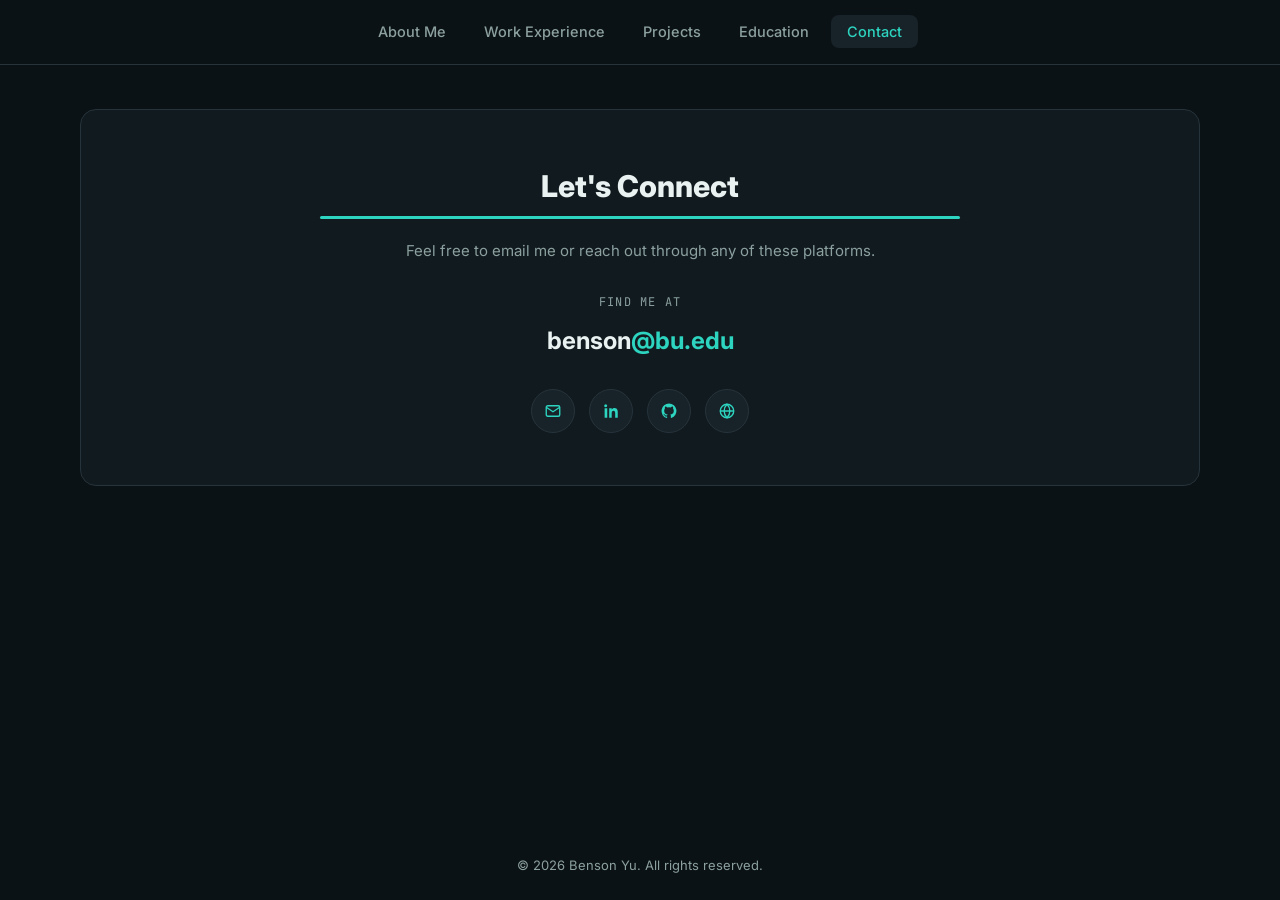
<file: contact/index.html>
<!DOCTYPE html>
<html lang="en">

<head>
  <meta charset="UTF-8">
  <meta name="viewport" content="width=device-width, initial-scale=1.0">
  <title>Contact | Benson Yu</title>
  <link rel="preconnect" href="https://fonts.googleapis.com">
  <link
    href="https://fonts.googleapis.com/css2?family=Inter:wght@400;500;600;700;800&family=JetBrains+Mono:wght@500;600&display=swap"
    rel="stylesheet">
  <link rel="stylesheet" href="/style.css">
</head>

<body>

  <nav>
    <div class="wrap">
      <ul class="navlinks">
        <li><a href="/">About Me</a></li>
        <li><a href="/work-experience/">Work Experience</a></li>
        <li><a href="/projects/">Projects</a></li>
        <li><a href="/education/">Education</a></li>
        <li><a href="/contact/" class="active">Contact</a></li>
      </ul>
    </div>
  </nav>

  <main>
    <div class="page-card">
      <div class="connect-card">
        <div class="connect-title">Let's Connect</div>
        <div class="connect-underline"></div>
        <p class="connect-sub">Feel free to email me or reach out through any of these platforms.</p>

        <div class="connect-label">Find me at</div>
        <div class="connect-email">benson<span class="domain">@bu.edu</span></div>

        <div class="connect-icons">
          <a href="mailto:benson@bu.edu" title="Email" aria-label="Email">
            <svg viewBox="0 0 24 24" fill="none" stroke="currentColor" stroke-width="1.8">
              <rect x="3" y="5" width="18" height="14" rx="2" />
              <path d="M3 7l9 6 9-6" />
            </svg>
          </a>
          <a href="https://www.linkedin.com/in/benson-yu-2b42b3224/" title="LinkedIn" aria-label="LinkedIn"
            target="_blank">
            <svg viewBox="0 0 24 24" fill="currentColor">
              <path
                d="M6.94 5a2 2 0 11-4-.002 2 2 0 014 .002zM7 8.48H3.5V21H7V8.48zm5.94 0H9.6V21h3.34v-6.4c0-3.58 4.64-3.87 4.64 0V21H21v-7.93c0-6.17-6.7-5.94-8.06-2.91V8.48z" />
            </svg>
          </a>
          <a href="https://github.com/bensonzyu" title="GitHub" aria-label="GitHub" target="_blank">
            <svg viewBox="0 0 24 24" fill="currentColor">
              <path
                d="M12 2a10 10 0 00-3.16 19.49c.5.09.68-.22.68-.48v-1.7c-2.78.6-3.37-1.34-3.37-1.34-.46-1.15-1.11-1.46-1.11-1.46-.9-.62.07-.6.07-.6 1 .07 1.53 1.03 1.53 1.03.9 1.52 2.34 1.08 2.91.83.09-.65.35-1.08.63-1.33-2.22-.25-4.56-1.11-4.56-4.94 0-1.09.39-1.98 1.03-2.68-.1-.25-.45-1.27.1-2.65 0 0 .84-.27 2.75 1.02a9.6 9.6 0 015 0c1.9-1.29 2.74-1.02 2.74-1.02.56 1.38.21 2.4.1 2.65.64.7 1.03 1.59 1.03 2.68 0 3.84-2.34 4.68-4.57 4.93.36.31.68.92.68 1.85V21c0 .27.18.58.69.48A10 10 0 0012 2z" />
            </svg>
          </a>
          <a href="/" title="Portfolio" aria-label="Portfolio home">
            <svg viewBox="0 0 24 24" fill="none" stroke="currentColor" stroke-width="1.8">
              <circle cx="12" cy="12" r="9" />
              <path d="M3 12h18M12 3c2.5 2.5 3.8 5.7 3.8 9s-1.3 6.5-3.8 9c-2.5-2.5-3.8-5.7-3.8-9s1.3-6.5 3.8-9z" />
            </svg>
          </a>
        </div>
      </div>
    </div>
  </main>

  <footer>© 2026 Benson Yu. All rights reserved.</footer>
</body>

</html>
</file>
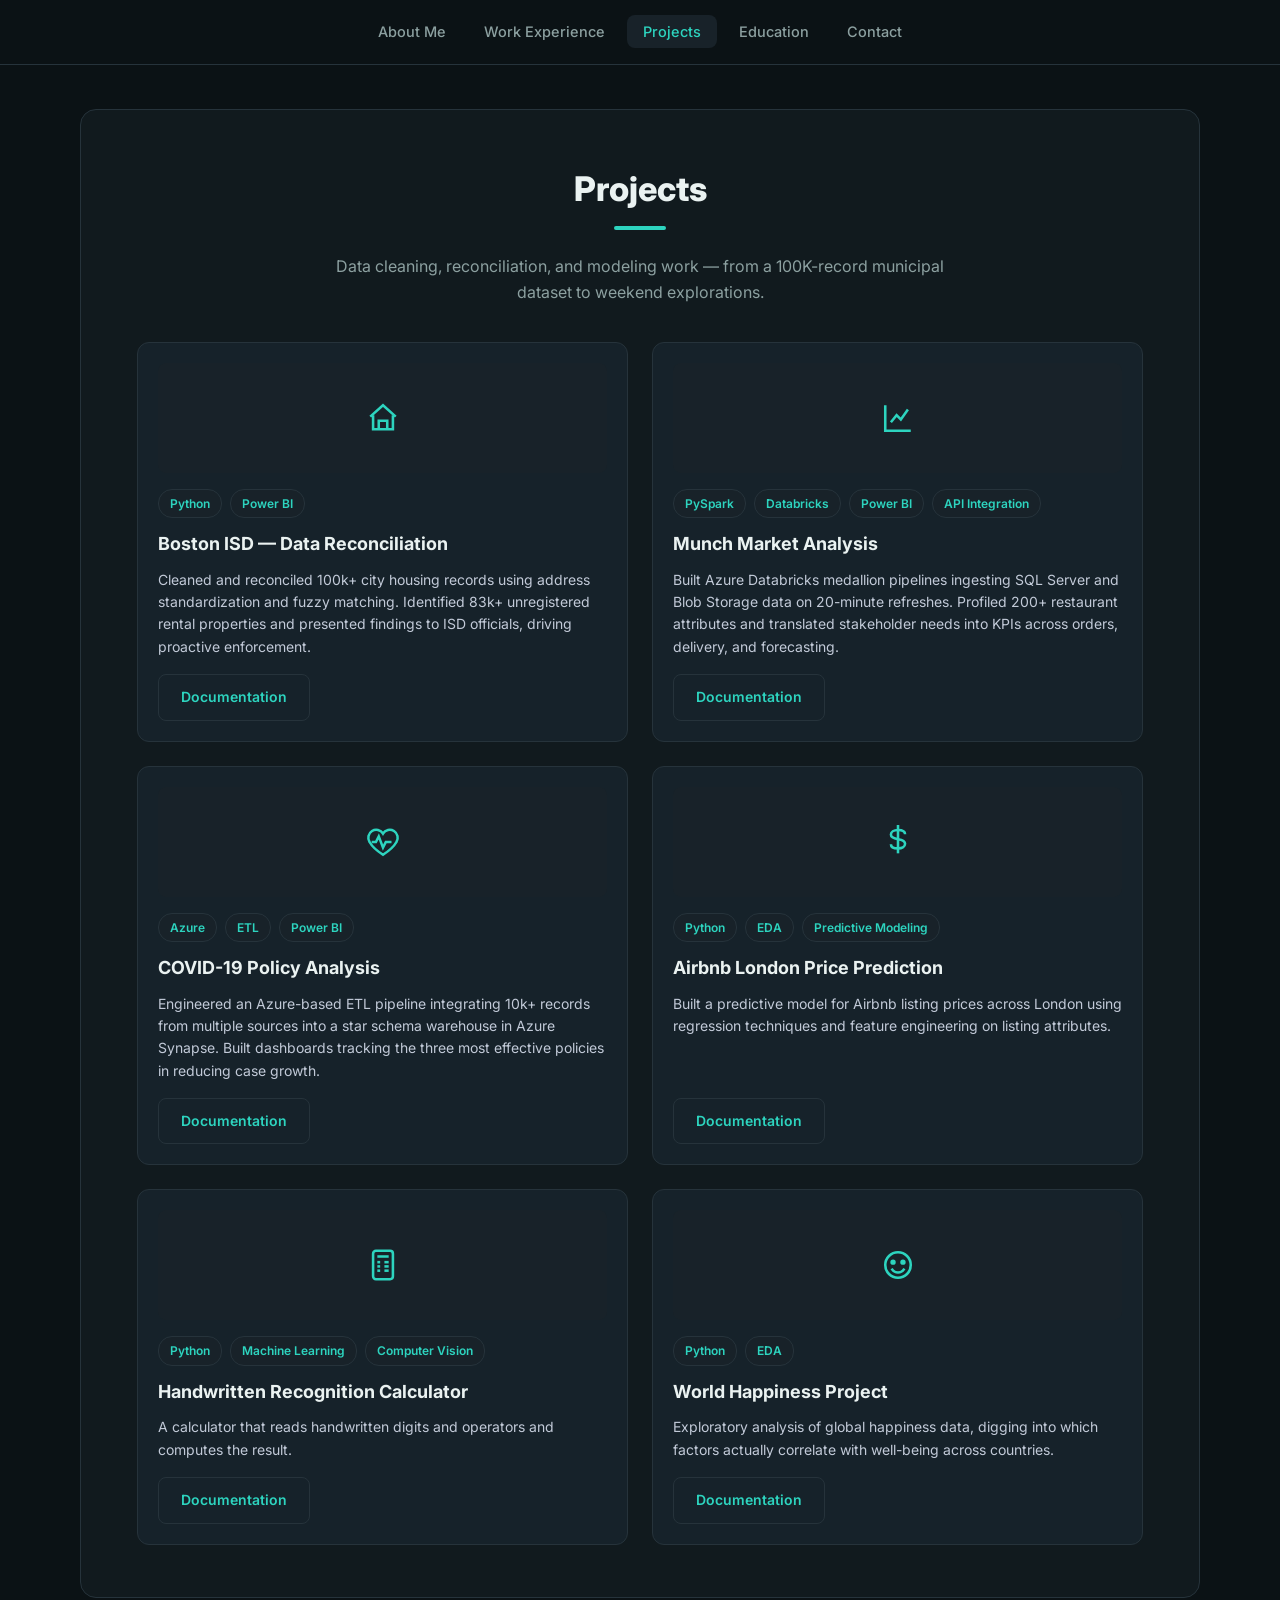
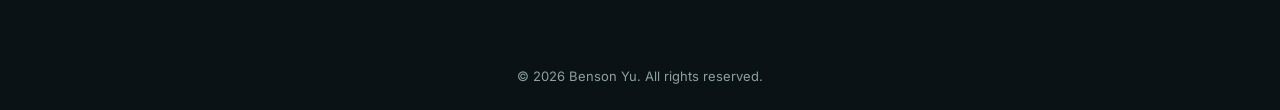
<file: projects/index.html>
<!DOCTYPE html>
<html lang="en">
<head>
<meta charset="UTF-8">
<meta name="viewport" content="width=device-width, initial-scale=1.0">
<title>Projects | Benson Yu</title>
<link rel="preconnect" href="https://fonts.googleapis.com">
<link href="https://fonts.googleapis.com/css2?family=Inter:wght@400;500;600;700;800&family=JetBrains+Mono:wght@500;600&display=swap" rel="stylesheet">
<link rel="stylesheet" href="/style.css">
</head>
<body>

<nav>
  <div class="wrap">
    <ul class="navlinks">
      <li><a href="/">About Me</a></li>
      <li><a href="/work-experience/">Work Experience</a></li>
      <li><a href="/projects/" class="active">Projects</a></li>
      <li><a href="/education/">Education</a></li>
      <li><a href="/contact/">Contact</a></li>
    </ul>
  </div>
</nav>

<main>
<div class="page-card">
  <div class="center">
    <div class="page-title">Projects</div>
    <div class="page-underline" style="margin-left:auto;margin-right:auto;"></div>
    <p class="page-sub">Data cleaning, reconciliation, and modeling work — from a 100K-record municipal dataset to weekend explorations.</p>
  </div>

<div class="project-grid" style="margin-top:36px;">

    <div class="project-card">
      <div class="project-banner">
        <svg viewBox="0 0 24 24" width="34" height="34" fill="none" stroke="var(--accent)" stroke-width="1.8"><path d="M3 11l9-8 9 8"/><path d="M5 10v10h14V10"/><path d="M9 20v-6h6v6"/></svg>
      </div>
      <div class="project-tags">
        <span class="project-tag">Python</span>
        <span class="project-tag">Power BI</span>
      </div>
      <div class="project-title">Boston ISD — Data Reconciliation</div>
      <div class="project-desc">Cleaned and reconciled 100k+ city housing records using address standardization and fuzzy matching. Identified 83k+ unregistered rental properties and presented findings to ISD officials, driving proactive enforcement.</div>
      <div class="project-btns">
        <a href="https://github.com/BU-Spark/ds-isd-reconciliation/blob/data-cleaning-analysis/README.md" target="_blank" rel="noopener noreferrer" class="btn btn-outline">Documentation</a>
      </div>
    </div>

    <div class="project-card">
      <div class="project-banner">
        <svg viewBox="0 0 24 24" width="34" height="34" fill="none" stroke="var(--accent)" stroke-width="1.8"><path d="M3 3v18h18"/><path d="M7 15l4-5 3 3 5-7"/></svg>
      </div>
      <div class="project-tags">
        <span class="project-tag">PySpark</span>
        <span class="project-tag">Databricks</span>
        <span class="project-tag">Power BI</span>
        <span class="project-tag">API Integration</span>       
      </div>
      <div class="project-title">Munch Market Analysis</div>
      <div class="project-desc">Built Azure Databricks medallion pipelines ingesting SQL Server and Blob Storage data on 20-minute refreshes. Profiled 200+ restaurant attributes and translated stakeholder needs into KPIs across orders, delivery, and forecasting.</div>
      <div class="project-btns">
        <a href="https://github.com/bensonzyu/Munch-Market" target="_blank" rel="noopener noreferrer" class="btn btn-outline">Documentation</a>
      </div>
    </div>

    <div class="project-card">
      <div class="project-banner">
        <svg viewBox="0 0 24 24" width="34" height="34" fill="none" stroke="var(--accent)" stroke-width="1.8"><path d="M12 21s-7-4.5-9.5-9A5.5 5.5 0 0112 6a5.5 5.5 0 019.5 6c-2.5 4.5-9.5 9-9.5 9z"/><path d="M4 12h3l2-4 3 8 2-4h4"/></svg>
      </div>
      <div class="project-tags">
        <span class="project-tag">Azure</span>
        <span class="project-tag">ETL</span>
        <span class="project-tag">Power BI</span>
      </div>
      <div class="project-title">COVID-19 Policy Analysis</div>
      <div class="project-desc">Engineered an Azure-based ETL pipeline integrating 10k+ records from multiple sources into a star schema warehouse in Azure Synapse. Built dashboards tracking the three most effective policies in reducing case growth.</div>
      <div class="project-btns">
        <a href="https://github.com/bensonzyu/COVID-19-Policy-Proposals" target="_blank" rel="noopener noreferrer" class="btn btn-outline">Documentation</a>
      </div>
    </div>

    <div class="project-card">
      <div class="project-banner">
        <svg viewBox="0 0 24 24" width="34" height="34" fill="none" stroke="var(--accent)" stroke-width="1.8"><line x1="12" y1="0" x2="12" y2="20"/><path d="M17 6.5c0-1.9-2-3-5-3s-5 1.4-5 3.2c0 2 1.8 2.8 5 3.3 3.2.5 5 1.3 5 3.3 0 1.8-2 3.2-5 3.2s-5-1.1-5-3"/></svg>
      </div>
      <div class="project-tags">
        <span class="project-tag">Python</span>
        <span class="project-tag">EDA</span>
        <span class="project-tag">Predictive Modeling</span>
      </div>
      <div class="project-title">Airbnb London Price Prediction</div>
      <div class="project-desc">Built a predictive model for Airbnb listing prices across London using regression techniques and feature engineering on listing attributes.</div>
      <div class="project-btns">
        <a href="https://github.com/bensonzyu/Airbnb-London/blob/main/BA305_Final.pdf" target="_blank" rel="noopener noreferrer" class="btn btn-outline">Documentation</a>
      </div>
    </div>

    <div class="project-card">
      <div class="project-banner">
        <svg viewBox="0 0 24 24" width="34" height="34" fill="none" stroke="var(--accent)" stroke-width="1.8"><rect x="5" y="2" width="14" height="20" rx="2"/><line x1="8" y1="6" x2="16" y2="6"/><line x1="8" y1="10" x2="10" y2="10"/><line x1="13" y1="10" x2="16" y2="10"/><line x1="8" y1="13" x2="10" y2="13"/><line x1="13" y1="13" x2="16" y2="13"/><line x1="8" y1="16" x2="10" y2="16"/><line x1="13" y1="16" x2="16" y2="16"/></svg>
      </div>
      <div class="project-tags">
        <span class="project-tag">Python</span>
        <span class="project-tag">Machine Learning</span>
        <span class="project-tag">Computer Vision</span>
      </div>
      <div class="project-title">Handwritten Recognition Calculator</div>
      <div class="project-desc">A calculator that reads handwritten digits and operators and computes the result.</div>
      <div class="project-btns">
        <a href="https://github.com/bensonzyu/Handwritten-Recognition-Calculator" target="_blank" rel="noopener noreferrer" class="btn btn-outline">Documentation</a>
      </div>
    </div>

    <div class="project-card">
      <div class="project-banner">
        <svg viewBox="0 0 24 24" width="34" height="34" fill="none" stroke="var(--accent)" stroke-width="1.8"><circle cx="12" cy="12" r="9"/><circle cx="8.5" cy="10" r="1" fill="var(--accent)"/><circle cx="15.5" cy="10" r="1" fill="var(--accent)"/><path d="M7.5 14.5c1 1.7 2.8 2.8 4.5 2.8s3.5-1.1 4.5-2.8"/></svg>
      </div>
      <div class="project-tags">
        <span class="project-tag">Python</span>
        <span class="project-tag">EDA</span>
      </div>
      <div class="project-title">World Happiness Project</div>
      <div class="project-desc">Exploratory analysis of global happiness data, digging into which factors actually correlate with well-being across countries.</div>
      <div class="project-btns">
        <a href="https://github.com/bensonzyu/World-Happiness-Project" target="_blank" rel="noopener noreferrer" class="btn btn-outline">Documentation</a>
      </div>
    </div>



  </div>
</div>
</main>

<footer>© 2026 Benson Yu. All rights reserved.</footer>
</body>
</html>
</file>
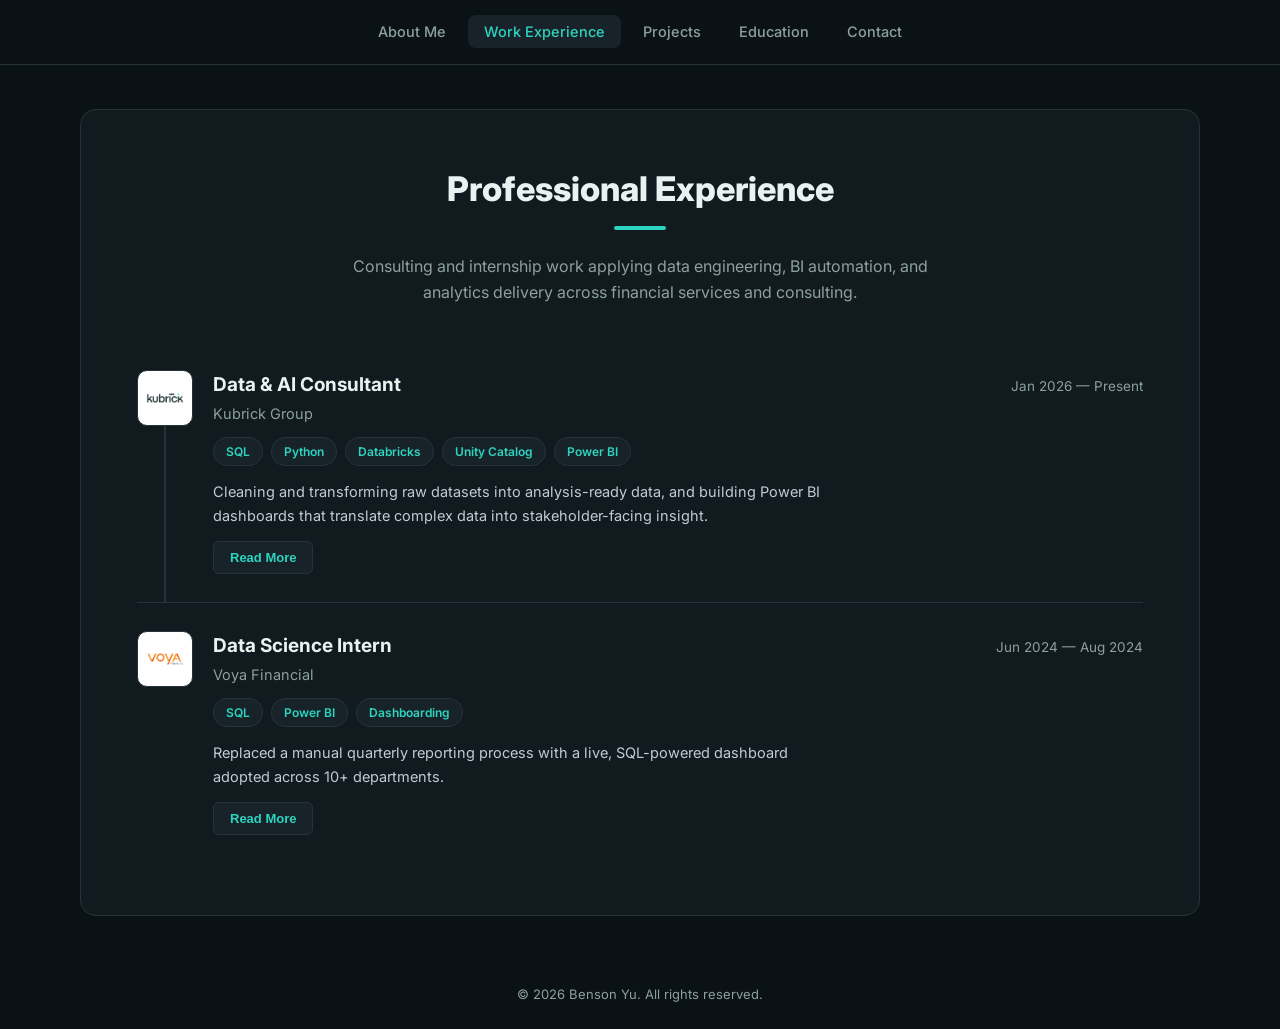
<file: work-experience/index.html>
<!DOCTYPE html>
<html lang="en">

<head>
  <meta charset="UTF-8">
  <meta name="viewport" content="width=device-width, initial-scale=1.0">
  <title>Work Experience | Benson Yu</title>
  <link rel="preconnect" href="https://fonts.googleapis.com">
  <link
    href="https://fonts.googleapis.com/css2?family=Inter:wght@400;500;600;700;800&family=JetBrains+Mono:wght@500;600&display=swap"
    rel="stylesheet">
  <link rel="stylesheet" href="/style.css">
</head>

<body>

  <nav>
    <div class="wrap">
      <ul class="navlinks">
        <li><a href="/">About Me</a></li>
        <li><a href="/work-experience/" class="active">Work Experience</a></li>
        <li><a href="/projects/">Projects</a></li>
        <li><a href="/education/">Education</a></li>
        <li><a href="/contact/">Contact</a></li>
      </ul>
    </div>
  </nav>

  <main>
    <div class="page-card">
      <div class="center">
        <div class="page-title">Professional Experience</div>
        <div class="page-underline" style="margin-left:auto;margin-right:auto;"></div>
        <p class="page-sub">Consulting and internship work applying data engineering, BI automation, and analytics
          delivery across financial services and consulting.</p>
      </div>

      <div style="margin-top:36px;">
        <div class="job">
          <div class="job-logo"><img src="/assets/Kubrick_Logo_DarkGreen.png" alt="Kubrick Group logo"></div>
          <div class="job-top">
            <div class="job-role">Data & AI Consultant</div>
            <div class="job-date">Jan 2026 — Present</div>
          </div>
          <div class="job-org">Kubrick Group</div>
          <div class="job-tags">
            <span class="job-tag">SQL</span><span class="job-tag">Python</span><span
              class="job-tag">Databricks</span><span class="job-tag">Unity Catalog</span><span class="job-tag">Power
              BI</span>
          </div>
          <div class="job-desc">
            <p>Cleaning and transforming raw datasets into analysis-ready data, and building Power BI dashboards that
              translate complex data into stakeholder-facing insight.</p>
            <div class="job-details">
              <ul>
                <li>Partnered with business teams to identify reporting needs, cleaning and transforming raw datasets
                  using SQL and Python to deliver accurate, analysis-ready data on tight timelines</li>
                <li>Delivered analytics-ready datasets from a governed cloud data platform (Databricks, Unity Catalog),
                  ensuring data reliability for business-critical reporting</li>
                <li>Designed and delivered Power BI dashboards tailored to stakeholder needs, translating complex data
                  into clear insights that supported faster, more confident decision-making</li>
              </ul>
            </div>
          </div>
          <button class="btn-sm read-more-btn" type="button">Read More</button>
        </div>

        <div class="job">
          <div class="job-logo"><img src="/assets/Voya_Financial_logo.png" alt="Voya Financial logo"></div>
          <div class="job-top">
            <div class="job-role">Data Science Intern</div>
            <div class="job-date">Jun 2024 — Aug 2024</div>
          </div>
          <div class="job-org">Voya Financial</div>
          <div class="job-tags">
            <span class="job-tag">SQL</span><span class="job-tag">Power BI</span><span
              class="job-tag">Dashboarding</span>
          </div>
          <div class="job-desc">
            <p>Replaced a manual quarterly reporting process with a live, SQL-powered dashboard adopted across 10+
              departments.</p>
            <div class="job-details">
              <ul>
                <li>Replaced quarterly Excel updates with a live SQL-powered Power BI dashboard, increasing reporting
                  efficiency by 30% and enabling real-time market data monitoring</li>
                <li>Delivered vendor market data analysis through interactive dashboards adopted by 10+ departments,
                  supporting contract negotiations and company-wide cost optimization</li>
                <li>Presented actionable insights to senior leadership, influencing cost-saving initiatives and improving
                  data management practices</li>
              </ul>
            </div>
          </div>
          <button class="btn-sm read-more-btn" type="button">Read More</button>
        </div>
        </div>
      </div>
    </div>
  </main>

  <footer>© 2026 Benson Yu. All rights reserved.</footer>
<script src="/script.js"></script>
</body>
</html>
</file>
<file: style.css>
:root{
  --bg:#0B1215; --card:#111A1E; --card-2:#16222A; --border:#26333B;
  --text:#EAF2F1; --muted:#8CA0A0; --accent:#2DD4BF; --accent-dim:#134E4A;
  --tab-bg:#182229;
  --mono:'JetBrains Mono',monospace; --sans:'Inter',sans-serif;
}
*{margin:0;padding:0;box-sizing:border-box;}
html,body{height:100%;}
body{background:var(--bg);color:var(--text);font-family:var(--sans);line-height:1.6;display:flex;flex-direction:column;min-height:100vh;}
a{color:inherit;text-decoration:none;}
.wrap{max-width:1180px;margin:0 auto;padding:0 32px;width:100%;}
main{flex:1;}

nav{border-bottom:1px solid var(--border);}
nav .wrap{display:flex;align-items:center;justify-content:center;height:64px;}
.navlinks{display:flex;gap:6px;list-style:none;}
.navlinks a{font-size:14.5px;font-weight:500;color:var(--muted);padding:8px 16px;border-radius:8px;transition:.15s;}
.navlinks a:hover{color:var(--text);}
.navlinks a.active{color:var(--accent);background:var(--tab-bg);}
.gear{width:34px;height:34px;border-radius:8px;border:1px solid var(--border);display:flex;align-items:center;justify-content:center;color:var(--muted);}
.gear svg{width:16px;height:16px;}

.page-card{max-width:1120px;margin:44px auto;border:1px solid var(--border);border-radius:16px;padding:52px 56px;background:var(--card);}
.page-title{font-size:34px;font-weight:800;margin-bottom:10px;}
.page-underline{width:52px;height:4px;background:var(--accent);border-radius:2px;margin-bottom:24px;}
.page-sub{color:var(--muted);font-size:16px;max-width:64ch;margin:0 auto 8px;text-align:center;}
.center{text-align:center;}

/* ABOUT PAGE */
.about-grid{display:grid;grid-template-columns:1.15fr 0.85fr;gap:24px;}
.inner-card{background:var(--card-2);border:1px solid var(--border);border-radius:12px;padding:36px 40px;}
.about-name{font-size:38px;font-weight:800;margin-bottom:10px;}
.about-role{color:var(--accent);font-size:20px;font-weight:600;margin-bottom:18px;height:26px;}
.about-role .cursor{display:inline-block;width:2px;background:var(--accent);margin-left:2px;animation:blink 1s step-end infinite;}
@keyframes blink{50%{opacity:0;}}
.about-bio{color:#C2CAD8;font-size:15px;margin-bottom:28px;}
.cta-row{display:flex;gap:12px;flex-wrap:wrap;}
.btn{font-size:14px;font-weight:600;padding:11px 22px;border-radius:8px;display:inline-flex;align-items:center;gap:6px;}
.btn-primary{background:var(--accent);color:#04202E;}
.btn-primary:hover{background:#5CCBFA;}
.btn-outline{border:1px solid var(--border);color:var(--accent);}
.btn-outline:hover{border-color:var(--accent);}

.skills-title{font-size:19px;font-weight:700;margin-bottom:2px;}
.skills-underline{width:34px;height:3px;background:var(--accent);border-radius:2px;margin:8px 0 20px;}
.skill-grid{display:grid;grid-template-columns:1fr 1fr;gap:12px;margin-bottom:20px;}
.skill-badge{background:var(--tab-bg);border:1px solid var(--border);border-radius:10px;padding:16px;display:flex;align-items:center;gap:12px;font-weight:600;font-size:14.5px;}
.skill-badge img{width:22px;height:22px;flex-shrink:0;}
.view-stack-link{color:var(--accent);font-size:14px;font-weight:600;display:inline-flex;align-items:center;gap:4px;}

/* WORK EXPERIENCE */
.job{position:relative;padding:28px 0 28px 76px;border-bottom:1px solid var(--border);}
.job:last-child{border-bottom:none;}
.job::before{content:"";position:absolute;left:27px;top:66px;bottom:0;width:2px;background:var(--border);}
.job:last-child::before{display:none;}
.job-logo{position:absolute;left:0;top:28px;width:56px;height:56px;border-radius:10px;background:#fff;border:1px solid var(--border);display:flex;align-items:center;justify-content:center;overflow:hidden;}
.job-logo img{width:100%;height:100%;object-fit:contain;padding:8px;}
.job-top{display:flex;justify-content:space-between;align-items:baseline;flex-wrap:wrap;gap:8px;}
.job-role{font-size:19px;font-weight:700;}
.job-date{color:var(--muted);font-size:13.5px;}
.job-org{color:var(--muted);font-size:14.5px;margin:2px 0 12px;}
.job-tags{display:flex;gap:8px;flex-wrap:wrap;margin-bottom:14px;}
.job-tag{background:var(--tab-bg);border:1px solid var(--border);color:var(--accent);font-size:12px;font-weight:600;padding:4px 12px;border-radius:14px;}
.job-desc{color:#C2CAD8;font-size:14.5px;max-width:70ch;margin-bottom:14px;}
.job-desc ul{padding-left:18px;margin-top:6px;}
.job-desc li{margin-bottom:6px;}
.job-details{display:none;}
.job-details.open{display:block;}
.btn-sm{font-size:13px;font-weight:700;padding:8px 16px;border-radius:6px;background:var(--tab-bg);color:var(--accent);border:1px solid var(--border);display:inline-block;}

/* PROJECTS */
.project-grid{display:grid;grid-template-columns:1fr 1fr;gap:24px;}
.project-card{background:var(--card-2);border:1px solid var(--border);border-radius:12px;padding:20px;display:flex;flex-direction:column;}
.project-banner{background:var(--tab-bg);border-radius:8px;height:110px;display:flex;align-items:center;justify-content:center;margin-bottom:16px;}
.project-banner svg{display:block;}
.project-tags{display:flex;gap:8px;flex-wrap:wrap;margin-bottom:12px;}
.project-tag{display:inline-flex;align-items:center;gap:5px;background:var(--tab-bg);border:1px solid var(--border);color:var(--accent);font-size:12px;font-weight:600;padding:4px 11px;border-radius:14px;}
.project-title{font-size:18px;font-weight:700;margin-bottom:10px;}
.project-desc{color:#C2CAD8;font-size:14px;flex:1;margin-bottom:16px;}
.project-btns{display:flex;gap:10px;flex-wrap:wrap;}

/* EDUCATION */
.section-heading{font-size:22px;font-weight:700;text-align:center;margin:36px 0 20px;}
.edu-course-card{display:grid;grid-template-columns:220px 1fr;gap:0;}
.edu-uni{padding:30px;display:flex;flex-direction:column;align-items:center;justify-content:center;text-align:center;border-right:1px solid var(--border);}
.edu-uni-name{font-weight:700;margin-bottom:16px;}
.edu-seal{width:160px;height:96px;border-radius:8px;overflow:hidden;background:#fff;display:flex;align-items:center;justify-content:center;padding:10px;}
.edu-seal img{width:100%;height:100%;object-fit:contain;}
.edu-tabs-panel{padding:26px 30px;}
.tab-row{display:flex;border-bottom:1px solid var(--border);margin-bottom:20px;}
.tab-btn{font-size:14px;font-weight:600;color:var(--muted);padding:10px 20px;border-bottom:2px solid transparent;cursor:pointer;}
.tab-btn.active{color:var(--accent);border-color:var(--accent);}
.course-cols{columns:2;column-gap:32px;}
.course-cols li{color:#C2CAD8;font-size:14.5px;margin-bottom:10px;break-inside:avoid;}
.stack-tabs-card{margin-top:24px;padding:26px 30px;}
.stack-grid{display:grid;grid-template-columns:repeat(5,1fr);gap:12px;margin-top:20px;}
.stack-badge{background:var(--tab-bg);border:1px solid var(--border);border-radius:10px;padding:16px;display:flex;align-items:center;gap:10px;font-weight:600;font-size:14px;}
.stack-badge img{width:20px;height:20px;flex-shrink:0;}
.tab-panel{display:none;}
.tab-panel.active{display:block;}

/* CONTACT */
.connect-card{max-width:640px;margin:0 auto;text-align:center;}
.connect-title{font-size:30px;font-weight:800;display:inline-block;position:relative;margin-bottom:6px;}
.connect-underline{width:100%;height:3px;background:var(--accent);border-radius:2px;margin-bottom:20px;}
.connect-sub{color:var(--muted);font-size:15px;margin-bottom:30px;}
.connect-label{font-family:var(--mono);font-size:12px;color:var(--muted);letter-spacing:.1em;margin-bottom:10px;text-transform:uppercase;}
.connect-email{font-size:24px;font-weight:700;margin-bottom:28px;}
.connect-email .domain{color:var(--accent);}
.connect-icons{display:flex;justify-content:center;gap:14px;}
.connect-icons a{width:44px;height:44px;border-radius:50%;background:var(--tab-bg);border:1px solid var(--border);display:flex;align-items:center;justify-content:center;color:var(--accent);transition:.15s;}
.connect-icons a:hover{background:var(--accent);color:#04202E;}
.connect-icons svg{width:18px;height:18px;}

footer{padding:24px 0;text-align:center;color:var(--muted);font-size:13px;}

@media(max-width:820px){
  .about-grid,.project-grid,.stack-grid{grid-template-columns:1fr;}
  .skill-grid{grid-template-columns:1fr;}
  .edu-course-card{grid-template-columns:1fr;}
  .edu-uni{border-right:none;border-bottom:1px solid var(--border);}
  .page-card{padding:32px 22px;}
  .course-cols{columns:1;}
  .job{padding-left:0;}
  .job-logo{position:static;margin-bottom:12px;}
  .job::before{display:none;}
}
</file>
